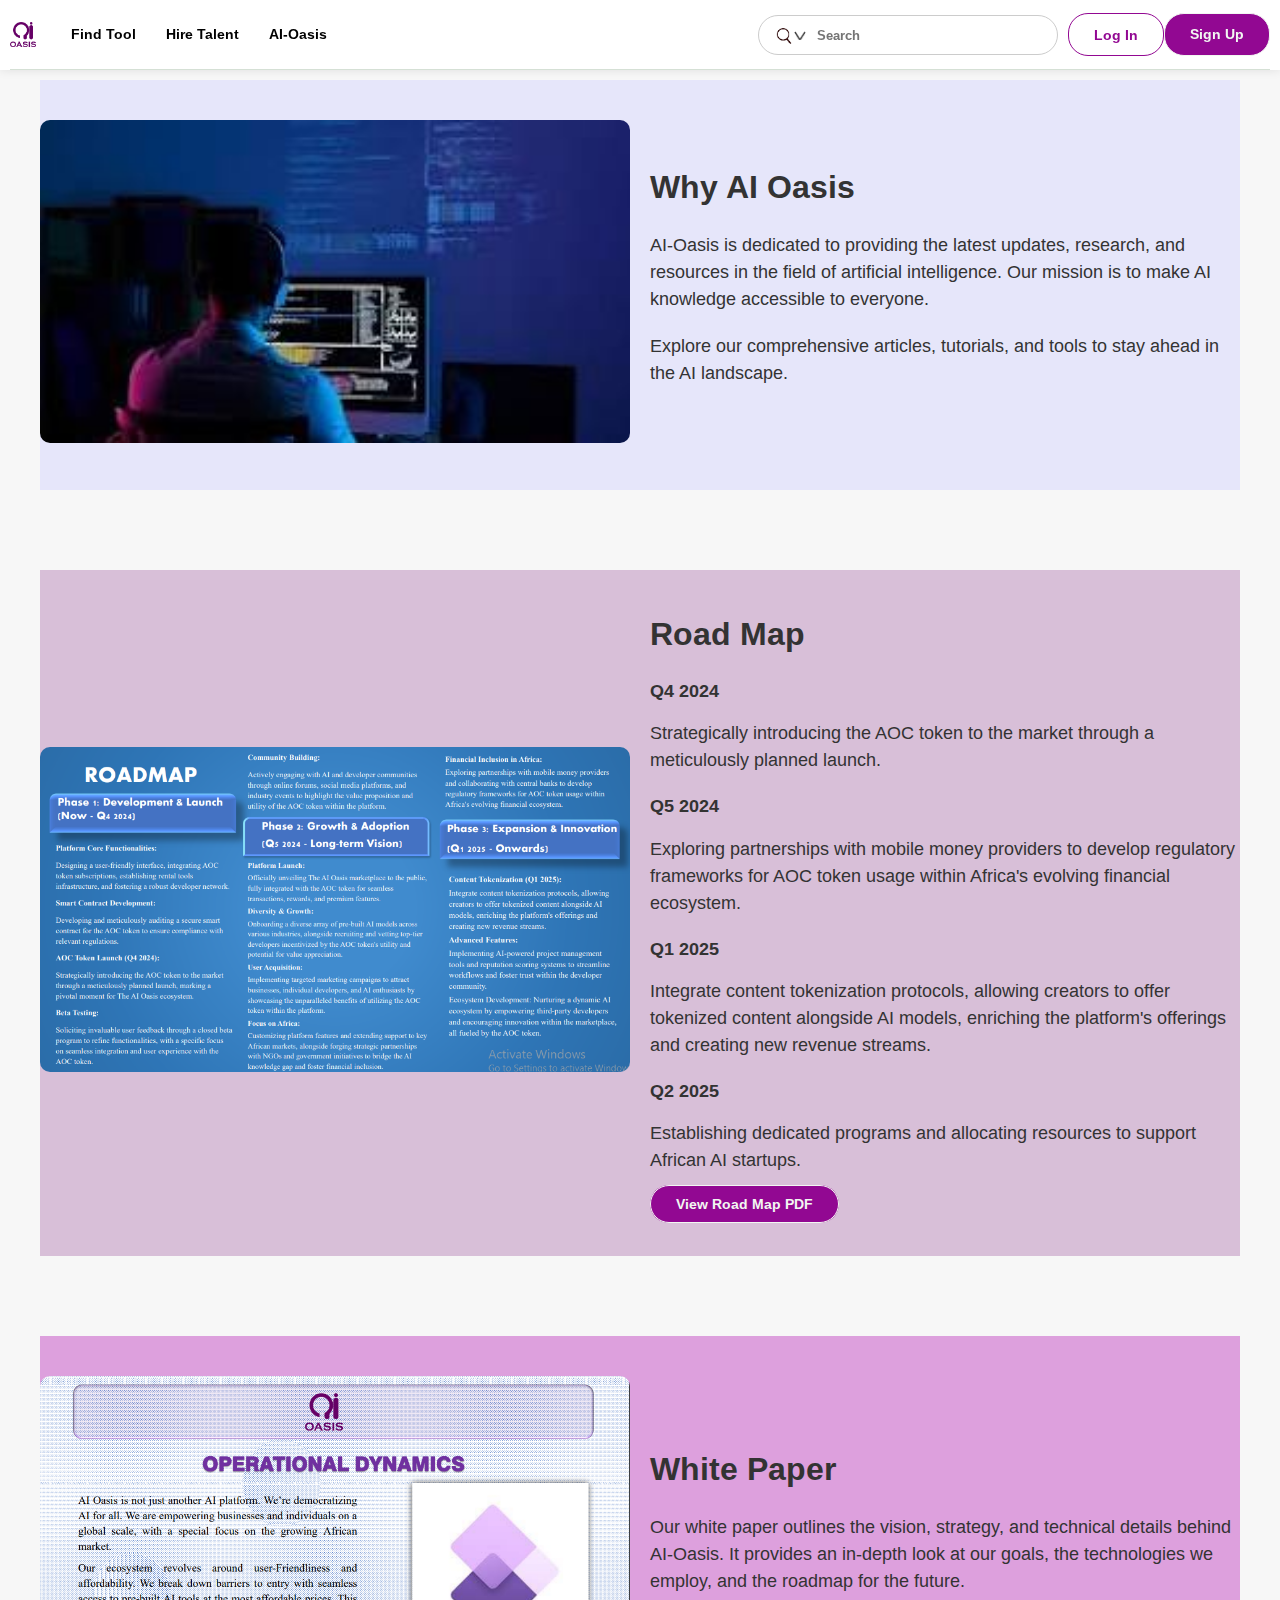
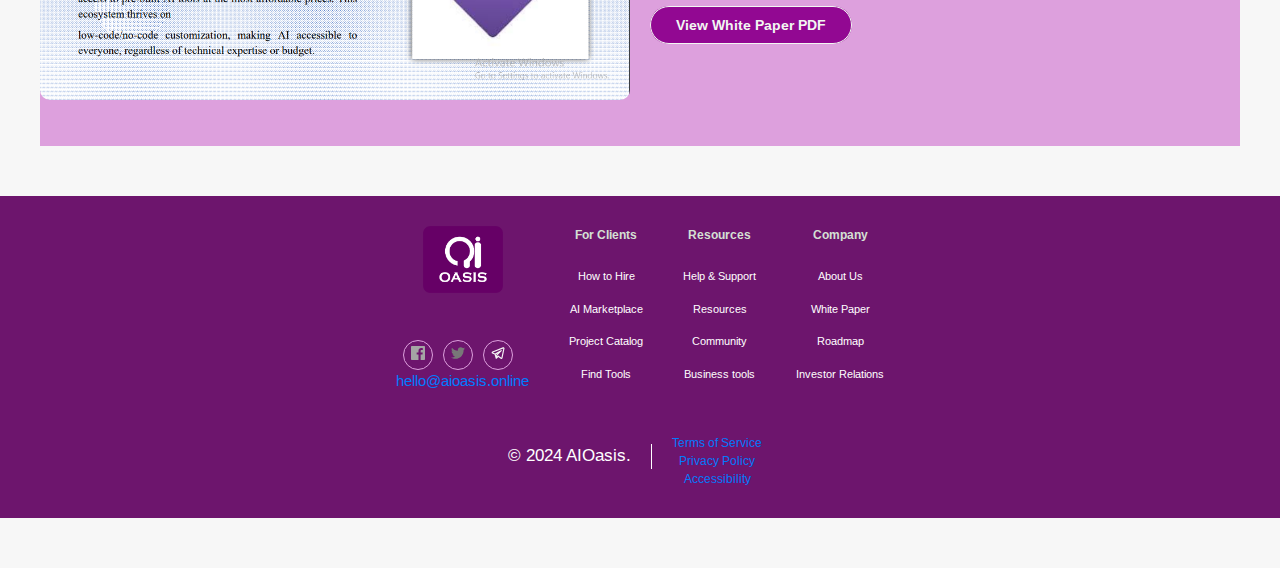
<file: AI/aioasis.html>
<!DOCTYPE html>
<html lang="en">
<head>
    <meta charset="UTF-8">
    <meta http-equiv="X-UA-Compatible" content="IE=edge" />
    <meta name="viewport" content="width=device-width, initial-scale=1.0" />
    <link rel="icon" type="image/x-icon" href="./Assets/AI OASIS 2.png" />
    <link rel="stylesheet" href="./CSS/index.css" />
    <title>AI Oasis | The World's AI Marketplace</title>
  </head> 
</head>
<body>
  <header class="header">
    <div class="header_wrapper wrapper">
      <div class="header_left">
        <img src="./Assets/AI OASIS 2.png" alt="Logo" />
        <button class="hamburger" aria-label="Toggle menu" onclick="toggleMenu()">
          <img src="./Assets/burger-menu-svgrepo-com.svg" alt="Menu" />
        </button>
        <ul class="header_left_list">
          <li class="header_left_list_item">
            <a href="./findtool.html">Find Tool</a>
          </li>
          <li class="header_left_list_item">
            <a href="./hiretalent.html">Hire Talent</a>
          </li>
          <li class="header_left_list_item">
            <a href="./aioasis.html">AI-Oasis</a>
          </li>
        </ul>
      </div>
      <div class="header_right">
        <div class="header_search">
          <input type="search" placeholder="Search" name="search" class="search_input">
          <div class="search_icons">
            <img src="./Assets/Search_icon.png" alt="Search Icon" class="icon">
            <img src="./Assets/dropdown_icon.png" alt="Dropdown Icon" class="icon">
          </div>
        </div>
        <div class="header_right_btns">
          <button class="btn_secondary_outline">Log In</button>
          <a href="https://docs.google.com/forms/d/1PfHA6W77FGPbJ8hdquQ4pr_hxQ83ijqnLAKETZc5baM/edit" class="btn_primary">Sign Up</a>
        </div>
      </div>
    </div>
    <ul class="mobile_menu">
      <li class="header_left_list_item">
        <a href="./findtool.html">Find Tool</a>
      </li>
      <li class="header_left_list_item">
        <a href="./hiretalent.html">Hire Talent</a>
      </li>
      <li class="header_left_list_item">
        <a href="./aioasis.html">AI-Oasis</a>
      </li>
      <li class="header_left_list_item">
        <div class="header_search">
          <input type="search" placeholder="Search" name="search" class="search_input">
          <div class="search_icons">
            <img src="./Assets/Search_icon.png" alt="Search Icon" class="icon">
            <img src="./Assets/dropdown_icon.png" alt="Dropdown Icon" class="icon">
          </div>
        </div>
      </li>
      <li class="header_left_list_item">
        <button class="btn_secondary_outline">Log In</button>
      </li>
      <li class="header_left_list_item">
        <a href="https://docs.google.com/forms/d/1PfHA6W77FGPbJ8hdquQ4pr_hxQ83ijqnLAKETZc5baM/edit" class="btn_primary">Sign Up</a>
      </li>
    </ul>
  </header>
    <!-- Summary Section -->
    <div class="container mx-auto section flex-container summary-section md:flex-row items-center py-6 md:my-14">
      <div class="md:w-1/2">
          <img src="./Assets/download.jpeg" alt="Summary Image" class="rounded-lg">
      </div>
      <div class="md:w-1/2">
          <h2 class="text-3xl font-bold mb-4">Why AI Oasis</h2>
          <p class="text-base mb-8">AI-Oasis is dedicated to providing the latest updates, research, and resources in the field of artificial intelligence. Our mission is to make AI knowledge accessible to everyone.</p>
          <p class="text-base mb-8">Explore our comprehensive articles, tutorials, and tools to stay ahead in the AI landscape.</p>
      </div>
  </div>

  <!-- Roadmap Section -->
  <div class="container mx-auto section flex-container roadmap-section md:flex-row-reverse items-center py-6 md:my-14">
      <div class="md:w-1/2">
          <img src="./Assets/Screenshot 2024-05-20 083522.png" alt="Roadmap Image" class="rounded-lg">
      </div>
      <div class="md:w-1/2">
          <h2 class="text-3xl font-bold mb-4">Road Map</h2>
          <ul class="list-disc pl-5 mb-8">
              <li class="mb-4">
                  <h3 class="text-xl font-semibold">Q4 2024</h3>
                  <p>Strategically introducing the AOC token to the market through a meticulously planned launch.</p>
              </li>
              <li class="mb-4">
                  <h3 class="text-xl font-semibold">Q5 2024</h3>
                  <p>Exploring partnerships with mobile money providers to develop regulatory frameworks for AOC token usage within Africa's evolving financial ecosystem.</p>
              </li>
              <li class="mb-4">
                  <h3 class="text-xl font-semibold">Q1 2025</h3>
                  <p>Integrate content tokenization protocols, allowing creators to offer tokenized content alongside AI models, enriching the platform's offerings and creating new revenue streams.</p>
              </li>
              <li class="mb-4">
                  <h3 class="text-xl font-semibold">Q2 2025</h3>
                  <p>Establishing dedicated programs and allocating resources to support African AI startups.</p>
              </li>
          </ul>
          <a href="./Assets/raod map.pdf" class="btn_primary" target="_blank">View Road Map PDF</a>
      </div>
  </div>

  <!-- White Paper Section -->
  <div class="container mx-auto section flex-container whitepaper-section md:flex-row items-center py-6 md:my-14">
      <div class="md:w-1/2">
          <img src="./Assets/White Paper.png" alt="White Paper Image" class="rounded-lg">
      </div>
      <div class="md:w-1/2">
          <h2 class="text-3xl font-bold mb-4">White Paper</h2>
          <p class="text-base mb-8">Our white paper outlines the vision, strategy, and technical details behind AI-Oasis. It provides an in-depth look at our goals, the technologies we employ, and the roadmap for the future.</p>
          <a href="./Assets/AI OASIS.pdf" class="btn_primary" target="_blank">View White Paper PDF</a>
      </div>
  </div>


      
  <footer class="footer">
    <div class="wrapper">
      <div class="footer_top">
        <div class="footer_logo_section">
          <div class="footer_logo">
            <img src="./Assets/AI OASIS-1.png" alt="Logo">
          </div>
          <div class="footer_social_contact">
            <div class="footer_social">
              <ul class="footer_middle_left_list">
                <li class="footer_icons"><a href="#"><img src="./Assets/facebook-color-svgrepo-com.svg" alt="Facebook"></a></li>
                <li class="footer_icons"><a href="https://x.com/Ai_Oasis_market?t=Up9o-K_CrrljSe0mqHQnWQ&s=09"><img src="./Assets/twitter-color-svgrepo-com.svg" alt="Twitter"></a></li>
                <li class="footer_icons"><a href="http://t.me/Ai_Oasis_market"><img src="./Assets/telegram-svgrepo-com.svg" alt="Instagram"></a></li>
              </ul>
            </div>
            <div class="footer_contact">
            <a href="mailto:hello@aioasis.online">hello@aioasis.online</a></p>
            </div>
          </div>
        </div>
        <div class="footer_top_list">
          <h5>For Clients</h5>
          <ul>
            <li><a href="#">How to Hire</a></li>
            <li><a href="#">AI Marketplace</a></li>
            <li><a href="#">Project Catalog</a></li>
            <li><a href="#">Find Tools</a></li>
          </ul>
        </div>
        <div class="footer_top_list">
          <h5>Resources</h5>
          <ul>
            <li><a href="#">Help & Support</a></li>
            <li><a href="#">Resources</a></li>
            <li><a href="#">Community</a></li>
            <li><a href="#">Business tools</a></li>
          </ul>
        </div>
        <div class="footer_top_list">
          <h5>Company</h5>
          <ul>
            
            <li><a href="#">About Us</a></li>
            <li><a href="./Assets/AI OASIS.pdf">White Paper</a></li>
            <li><a href="./Assets/raod map.pdf">Roadmap</a></li>
            <li><a href="#">Investor Relations</a></li>
            
          </ul>
        </div>
      </div>
      <div class="footer_bottom">
        <p>© 2024 AIOasis.</p>
        <ul class="footer_bottom_list">
          <li><a href="#">Terms of Service</a></li>
          <li><a href="#">Privacy Policy</a></li>
          <li><a href="#">Accessibility</a></li>
        </ul>
      </div>
    </div>
  </footer>





<script src="./script.js"></script>
</body>
</html>
</file>
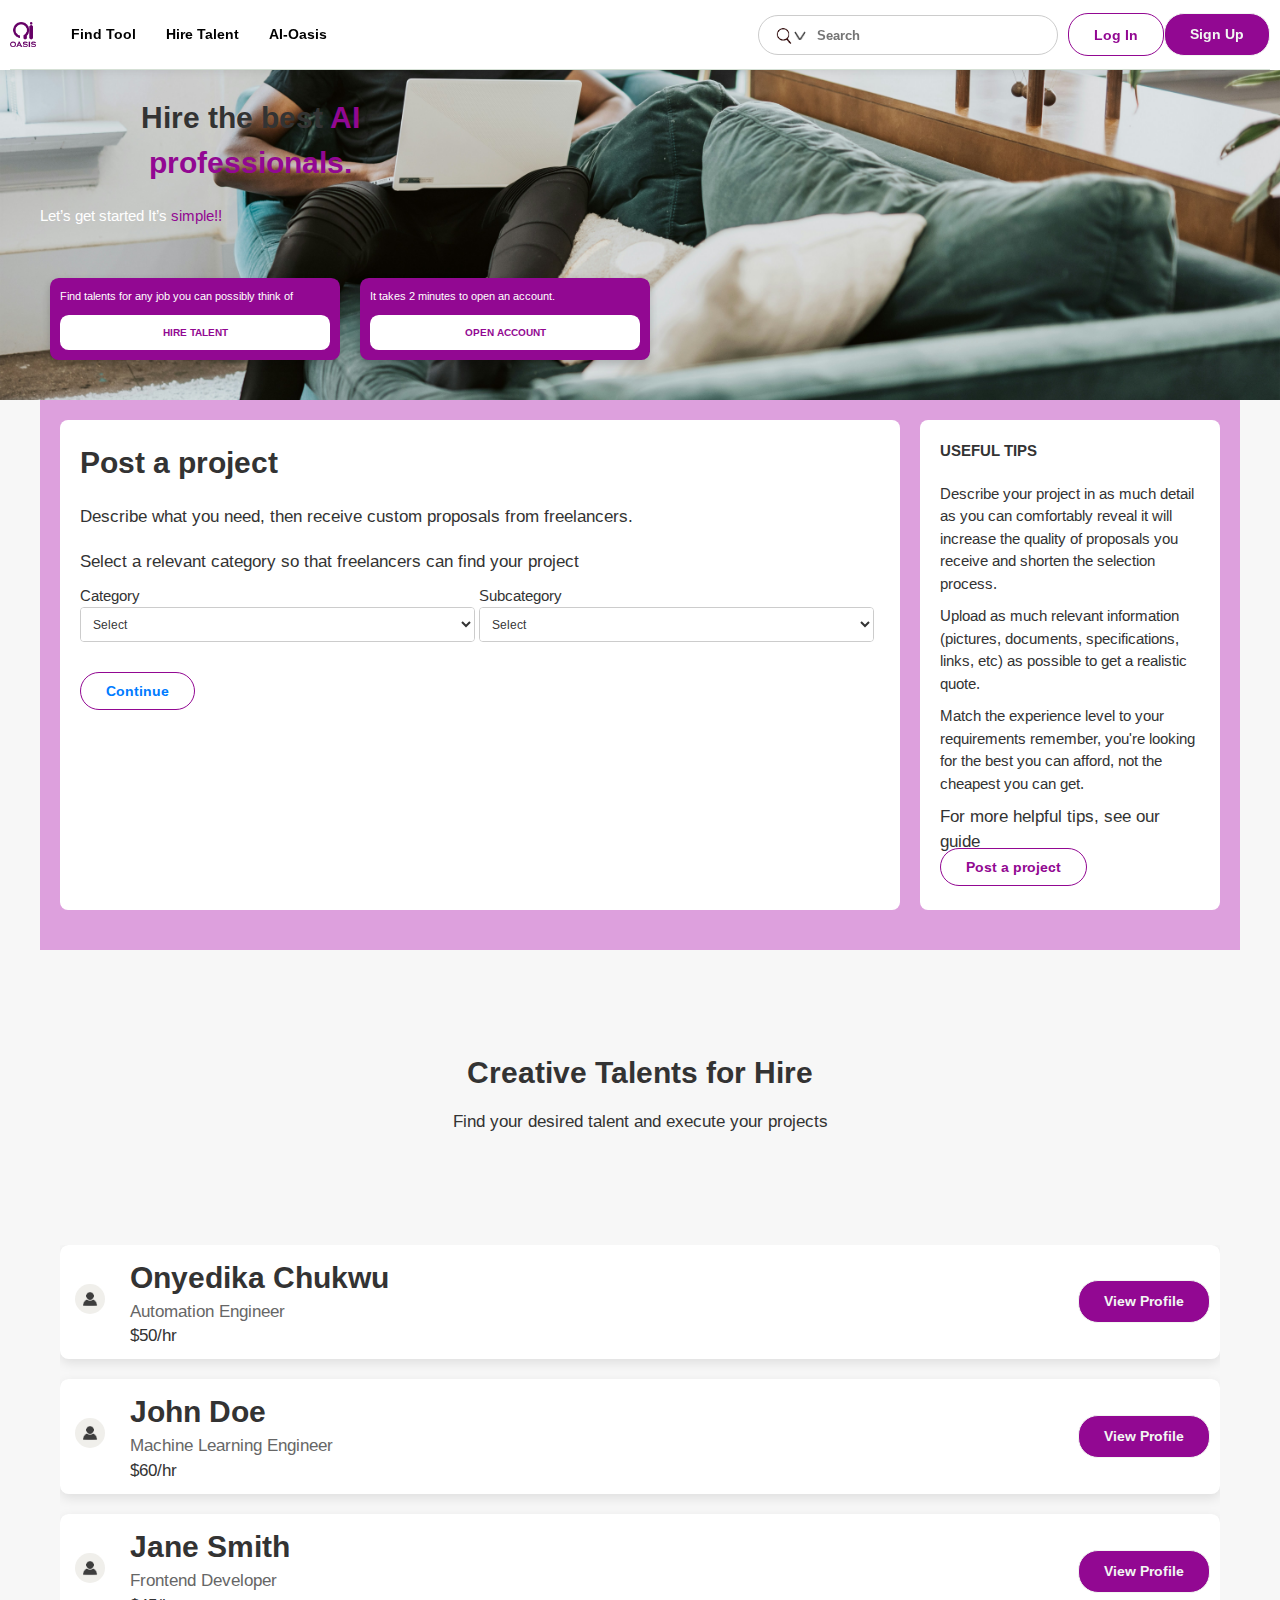
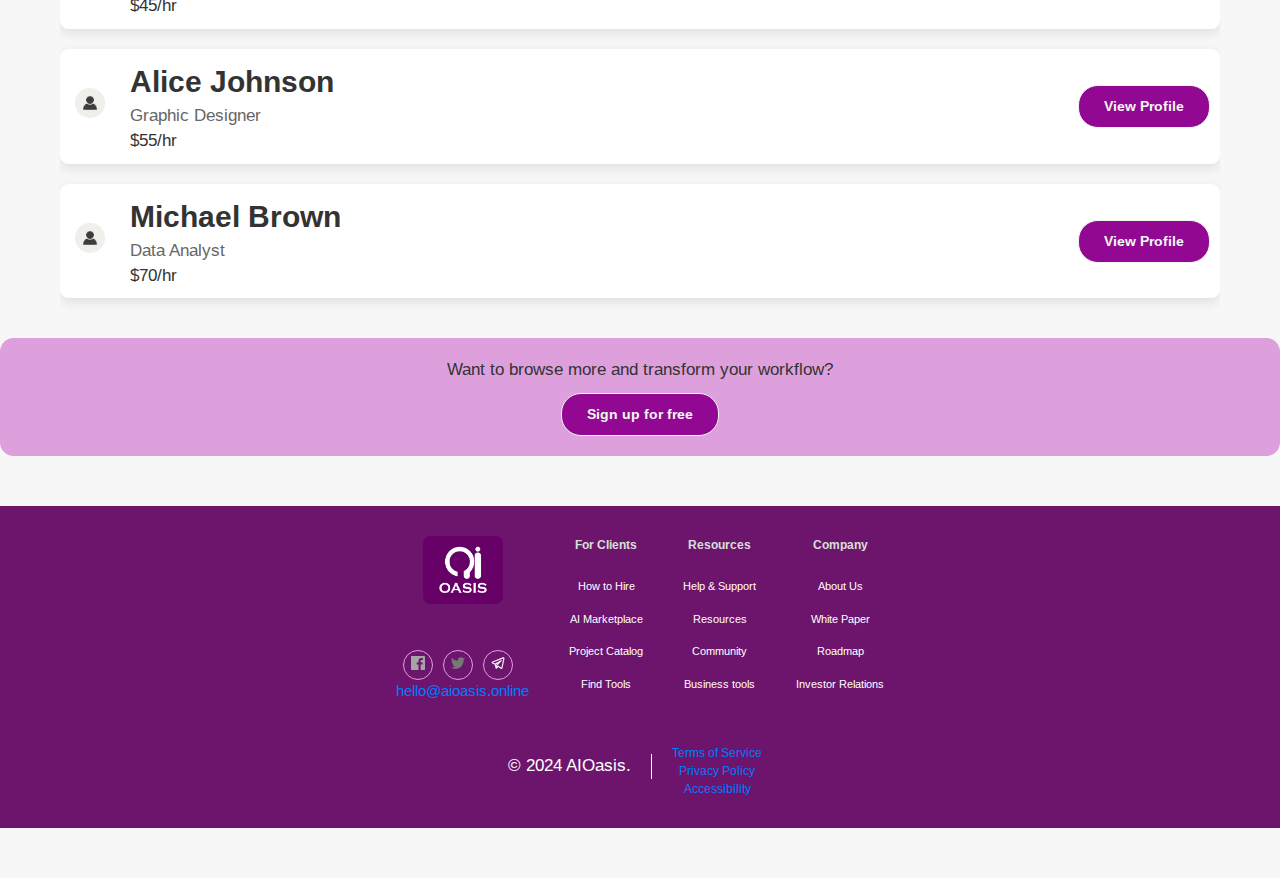
<file: AI/hiretalent.html>
<!DOCTYPE html>
<html lang="en">
<head>
  <meta charset="UTF-8">
  <meta name="viewport" content="width=device-width, initial-scale=1.0">
  <link rel="icon" type="image/x-icon" href="./Assets/AI OASIS 2.png" />
  <link rel="stylesheet" href="./CSS/index.css" />
  <title>AI Oasis | The World's AI Marketplace</title>
  
</head>
<body>

  <header class="header">
    <div class="header_wrapper wrapper">
      <div class="header_left">
        <img src="./Assets/AI OASIS 2.png" alt="Logo" />
        <button class="hamburger" aria-label="Toggle menu" onclick="toggleMenu()">
          <img src="./Assets/burger-menu-svgrepo-com.svg" alt="Menu" />
        </button>
        <ul class="header_left_list">
          <li class="header_left_list_item">
            <a href="./findtool.html">Find Tool</a>
          </li>
          <li class="header_left_list_item">
            <a href="./hiretalent.html">Hire Talent</a>
          </li>
          <li class="header_left_list_item">
            <a href="./aioasis.html">AI-Oasis</a>
          </li>
        </ul>
      </div>
      <div class="header_right">
        <div class="header_search">
          <input type="search" placeholder="Search" name="search" class="search_input">
          <div class="search_icons">
            <img src="./Assets/Search_icon.png" alt="Search Icon" class="icon">
            <img src="./Assets/dropdown_icon.png" alt="Dropdown Icon" class="icon">
          </div>
        </div>
        <div class="header_right_btns">
          <button class="btn_secondary_outline">Log In</button>
          <a href="https://docs.google.com/forms/d/1PfHA6W77FGPbJ8hdquQ4pr_hxQ83ijqnLAKETZc5baM/edit" class="btn_primary">Sign Up</a>
        </div>
      </div>
    </div>
    <ul class="mobile_menu">
      <li class="header_left_list_item">
        <a href="./findtool.html">Find Tool</a>
      </li>
      <li class="header_left_list_item">
        <a href="./hiretalent.html">Hire Talent</a>
      </li>
      <li class="header_left_list_item">
        <a href="./aioasis.html">AI-Oasis</a>
      </li>
      <li class="header_left_list_item">
        <div class="header_search">
          <input type="search" placeholder="Search" name="search" class="search_input">
          <div class="search_icons">
            <img src="./Assets/Search_icon.png" alt="Search Icon" class="icon">
            <img src="./Assets/dropdown_icon.png" alt="Dropdown Icon" class="icon">
          </div>
        </div>
      </li>
      <li class="header_left_list_item">
        <button class="btn_secondary_outline">Log In</button>
      </li>
      <li class="header_left_list_item">
        <a href="https://docs.google.com/forms/d/1PfHA6W77FGPbJ8hdquQ4pr_hxQ83ijqnLAKETZc5baM/edit" class="btn_primary">Sign Up</a>
      </li>
    </ul>
  </header>
  
  
  

  <section class="hero-section wrapper" style="background-image: url('./Assets/windows-eKU9mrQKPW4-unsplash.jpg');">
    <div class="container">
      <h2>Hire the best <span class="purple-text">AI professionals. </span></h2>
      <p>Let’s get started It’s <span class="purple-text">simple!!</span></p>
      <div class="card-container">
        <div class="custom-card">
          <p>Find talents for any job you can possibly think of</p>
          <a href="#" class="text-blue-500">HIRE TALENT</a>
        </div>
        <div class="custom-card">
          <p>It takes 2 minutes to open an account.</p>
          <a href="#" class="text-white">OPEN ACCOUNT</a>
        </div>
      </div>
    </div>
  </section>

  <div class="form-container">
    <section class="form-section form-section-left">
        <h1>Post a project</h1>
        <p>Describe what you need, then receive custom proposals from freelancers.</p>
        <form class="form-FormStep1">
            <div class="form-section-details">
                <p>Select a relevant category so that freelancers can find your project</p>
                <div class="categories-wrapper">
                    <div class="category-section">
                        <div class="category-dropdown">
                            <label for="category_id">Category</label>
                            <div class="select-box-wrapper">
                                <select name="category_id" class="select-box">
                                    <option value>Select</option>
                                    <option value="42">Technology & Programming</option>
                                    <option value="41">Writing & Translation</option>
                                    <option value="27">Design</option>
                                    <option value="44">Digital Marketing</option>
                                    <option value="47">Video, Photo & Image</option>
                                    <option value="45">Business</option>
                                    <option value="46">Music & Audio</option>
                                    <option value="43">Marketing, Branding & Sales</option>
                                    <option value="37">Social Media</option>
                                </select>
                            </div>
                        </div>
                        <div class="category-dropdown">
                            <label for="subcategory_id">Subcategory</label>
                            <div class="select-box-wrapper">
                                <select name="subcategory_id" class="select-box">
                                    <option value>Select</option>
                                    <option value="467">CMS Development</option>
                                    <option value="461">Data Science & Analysis</option>
                                    <option value="462">Databases</option>
                                    <option value="468">eCommerce CMS Development</option>
                                    <option value="466">Email Template Development</option>
                                    <option value="469">ERP/CRM Development</option>
                                    <option value="460">ERP/CRM Development</option>
                                    <option value="471">Game Development</option>
                                    <option value="465">Mobile App Development</option>
                                    <option value="468">Programming & Coding</option>
                                    <option value="463">Social Media App</option>
                                    <option value="484">Software Testing</option>
                                    <option value="470">Website Development</option>
                                </select>
                            </div>
                        </div>
                    </div>
                </div>
                <div class="form-section-btn">
                    <button class="btn_secondary_outline"><a href="./postajob.html">Continue</a></button>
                </div>
            </div>
        </form>
    </section>
    <aside class="form-aside">
        <h4>USEFUL TIPS</h4>
        <div class="poster">
            <ul>
                <li>Describe your project in as much detail as you can comfortably reveal it will increase the quality of proposals you receive and shorten the selection process.</li>
                <li>Upload as much relevant information (pictures, documents, specifications, links, etc) as possible to get a realistic quote.</li>
                <li>Match the experience level to your requirements remember, you're looking for the best you can afford, not the cheapest you can get.</li>
            </ul>
            <p>For more helpful tips, see our guide <br> <a target="_blank" href="" class="btn_secondary_outline">Post a project</a></p>
        </div>
    </aside>
</div>

<div class="talent_detail wrapper"> 
  <div class="text-center my-10 py-20 pb-182">
      <h1>Creative Talents for Hire</h1>
      <p>Find your desired talent and execute your projects</p>
  </div>

  <div class="container">
    <div class="grid grid-cols-1 sm:grid-cols-2 lg:grid-cols-3 xl:grid-cols-5 gap-8">
      <!-- Talent items -->
      <div class="talent-item">
        <!-- Profile image icon -->
        <div class="p-4">
          <!-- Replace 'profile.jpg' with the path to your profile image -->
          <img src="./Assets/user profile icon.jpg" alt="Profile Image">
        </div>
        <div class="talent-details">
          <div>
            <h1>Onyedika Chukwu</h1>
            <p class="skill">Automation Engineer</p>
            <p>$50/hr</p>
          </div>
          <a href="#" class="btn_primary">View Profile</a>
        </div>
      </div>

      <!-- Repeat talent items -->
      <div class="talent-item">
        <div class="p-4">
          <img src="./Assets/user profile icon.jpg" alt="Profile Image">
        </div>
        <div class="talent-details">
          <div>
            <h1>John Doe</h1>
            <p class="skill">Machine Learning Engineer</p>
            <p>$60/hr</p>
          </div>
          <a href="#" class="btn_primary">View Profile</a>
        </div>
      </div>

      <!-- Include all the talent items here -->
      <div class="talent-item">
        <div class="p-4">
          <img src="./Assets/user profile icon.jpg" alt="Profile Image">
        </div>
        <div class="talent-details">
          <div>
            <h1>Jane Smith</h1>
            <p class="skill">Frontend Developer</p>
            <p>$45/hr</p>
          </div>
          <a href="#" class="btn_primary">View Profile</a>
        </div>
      </div>

      <div class="talent-item">
        <div class="p-4">
          <img src="./Assets/user profile icon.jpg" alt="Profile Image">
        </div>
        <div class="talent-details">
          <div>
            <h1>Alice Johnson</h1>
            <p class="skill">Graphic Designer</p>
            <p>$55/hr</p>
          </div>
          <a href="#" class="btn_primary">View Profile</a>
        </div>
      </div>

      <div class="talent-item">
        <div class="p-4">
          <img src="./Assets/user profile icon.jpg" alt="Profile Image">
        </div>
        <div class="talent-details">
          <div>
            <h1>Michael Brown</h1>
            <p class="skill">Data Analyst</p>
            <p>$70/hr</p>
          </div>
          <a href="#" class="btn_primary">View Profile</a>
        </div>
      </div>
    </div>
  </div>
</div>

<div class="bg-container">
  <p class="Font-Satoshi480 text-[#000000] text-[31.025px] lg:leading-[59.23px]">Want to browse more and transform your workflow?</p>
  <a href="https://docs.google.com/forms/d/1PfHA6W77FGPbJ8hdquQ4pr_hxQ83ijqnLAKETZc5baM/edit" class="btn_primary">Sign up for free</a>
</div>

  
<footer class="footer">
  <div class="wrapper">
    <div class="footer_top">
      <div class="footer_logo_section">
        <div class="footer_logo">
          <img src="./Assets/AI OASIS-1.png" alt="Logo">
        </div>
        <div class="footer_social_contact">
          <div class="footer_social">
            <ul class="footer_middle_left_list">
              <li class="footer_icons"><a href="#"><img src="./Assets/facebook-color-svgrepo-com.svg" alt="Facebook"></a></li>
              <li class="footer_icons"><a href="https://x.com/Ai_Oasis_market?t=Up9o-K_CrrljSe0mqHQnWQ&s=09"><img src="./Assets/twitter-color-svgrepo-com.svg" alt="Twitter"></a></li>
              <li class="footer_icons"><a href="http://t.me/Ai_Oasis_market"><img src="./Assets/telegram-svgrepo-com.svg" alt="Instagram"></a></li>
            </ul>
          </div>
          <div class="footer_contact">
          <a href="mailto:hello@aioasis.online">hello@aioasis.online</a></p>
          </div>
        </div>
      </div>
      <div class="footer_top_list">
        <h5>For Clients</h5>
        <ul>
          <li><a href="#">How to Hire</a></li>
          <li><a href="#">AI Marketplace</a></li>
          <li><a href="#">Project Catalog</a></li>
          <li><a href="#">Find Tools</a></li>
        </ul>
      </div>
      <div class="footer_top_list">
        <h5>Resources</h5>
        <ul>
          <li><a href="#">Help & Support</a></li>
          <li><a href="#">Resources</a></li>
          <li><a href="#">Community</a></li>
          <li><a href="#">Business tools</a></li>
        </ul>
      </div>
      <div class="footer_top_list">
        <h5>Company</h5>
        <ul>
          
          <li><a href="#">About Us</a></li>
          <li><a href="./Assets/AI OASIS.pdf">White Paper</a></li>
          <li><a href="./Assets/raod map.pdf">Roadmap</a></li>
          <li><a href="#">Investor Relations</a></li>
          
        </ul>
      </div>
    </div>
    <div class="footer_bottom">
      <p>© 2024 AIOasis.</p>
      <ul class="footer_bottom_list">
        <li><a href="#">Terms of Service</a></li>
        <li><a href="#">Privacy Policy</a></li>
        <li><a href="#">Accessibility</a></li>
      </ul>
    </div>
  </div>
</footer>





<script src="./script.js"></script>
</body>
</html>
</file>
<file: AI/CSS/index.css>
@import url(./section1.css);
@import url(./Section3.css);
@import url(./Section6.css);
@import url(./Section4.css);
@import url(./Header.css);
@import url(./Common.css);
@import url(./Roots.css);
@import url(./Section5.css);
@import url(./form_container.css);
@import url(./talent_detail.css);
@import url(./first_section.css);
@import url(./section10.css);
@import url(./footer.css);
@import url(./postajob.css);
@import url(./aioasis.css);
</file>
